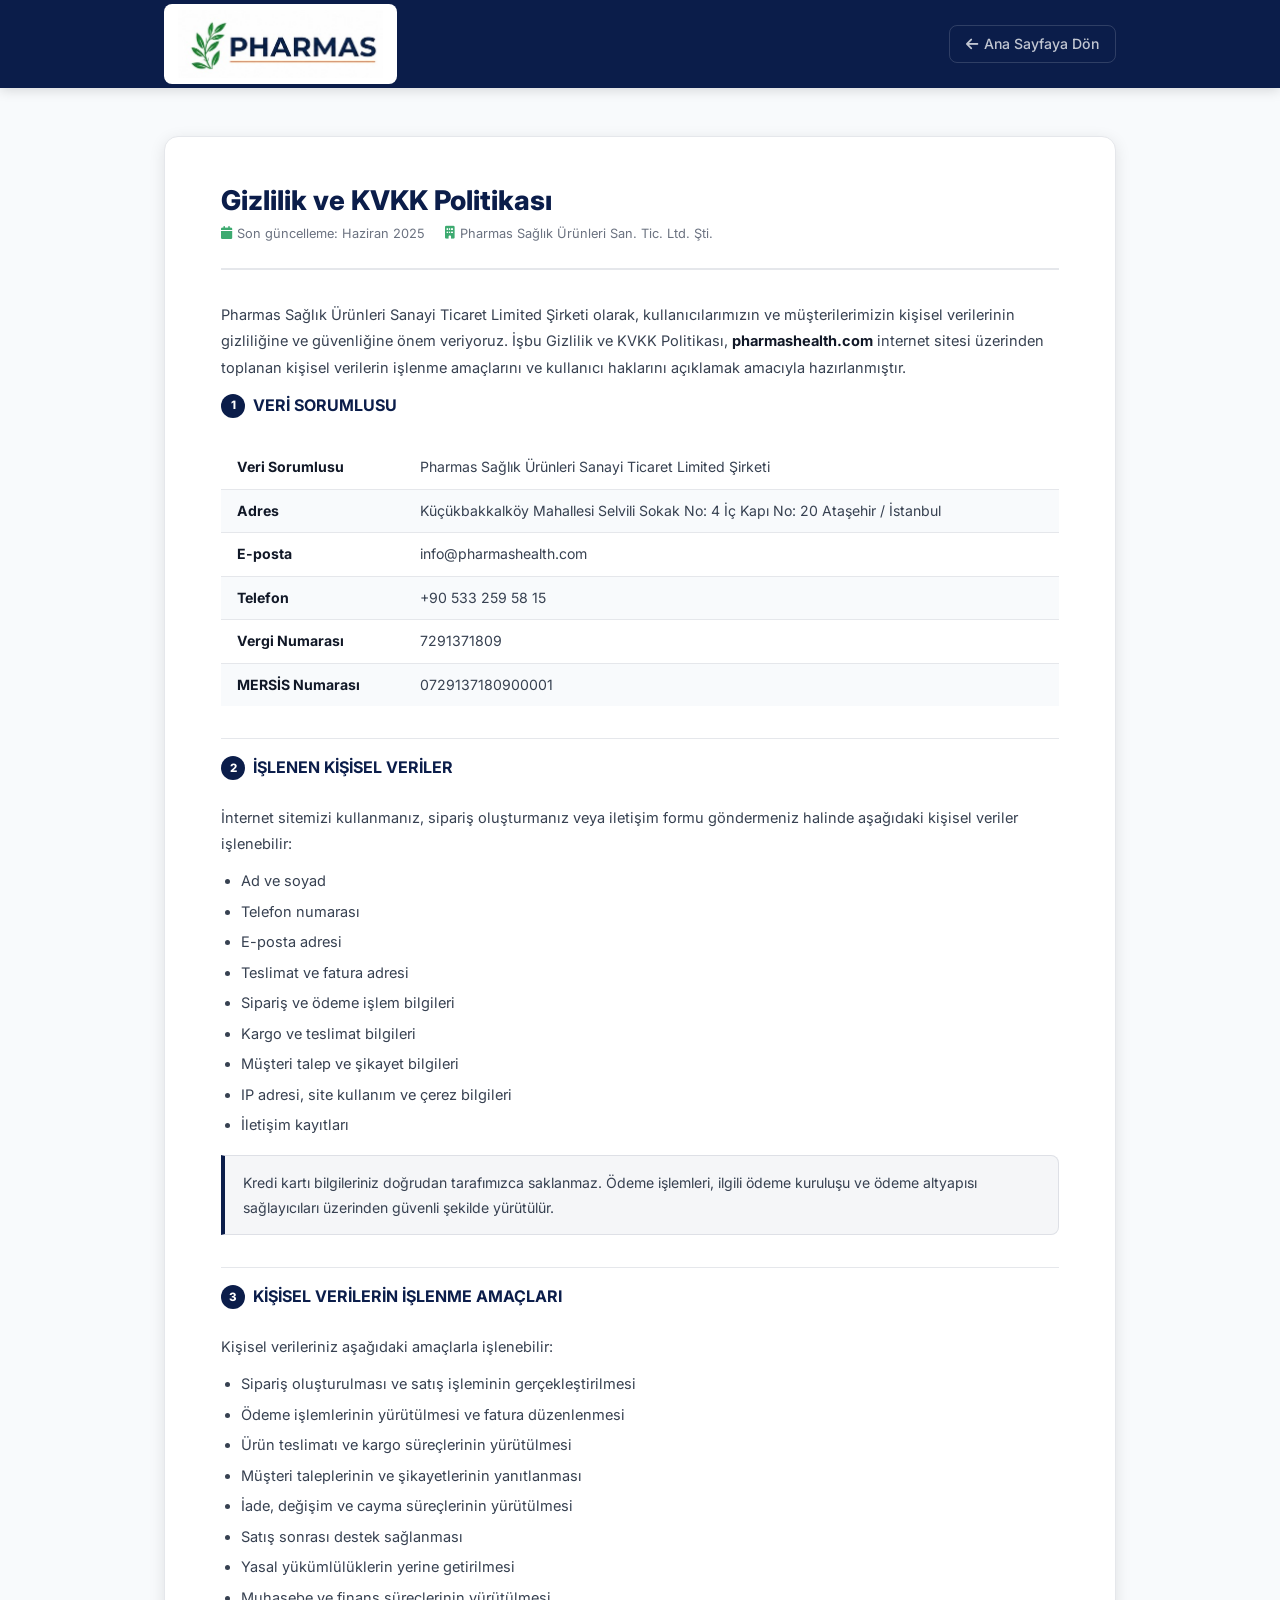
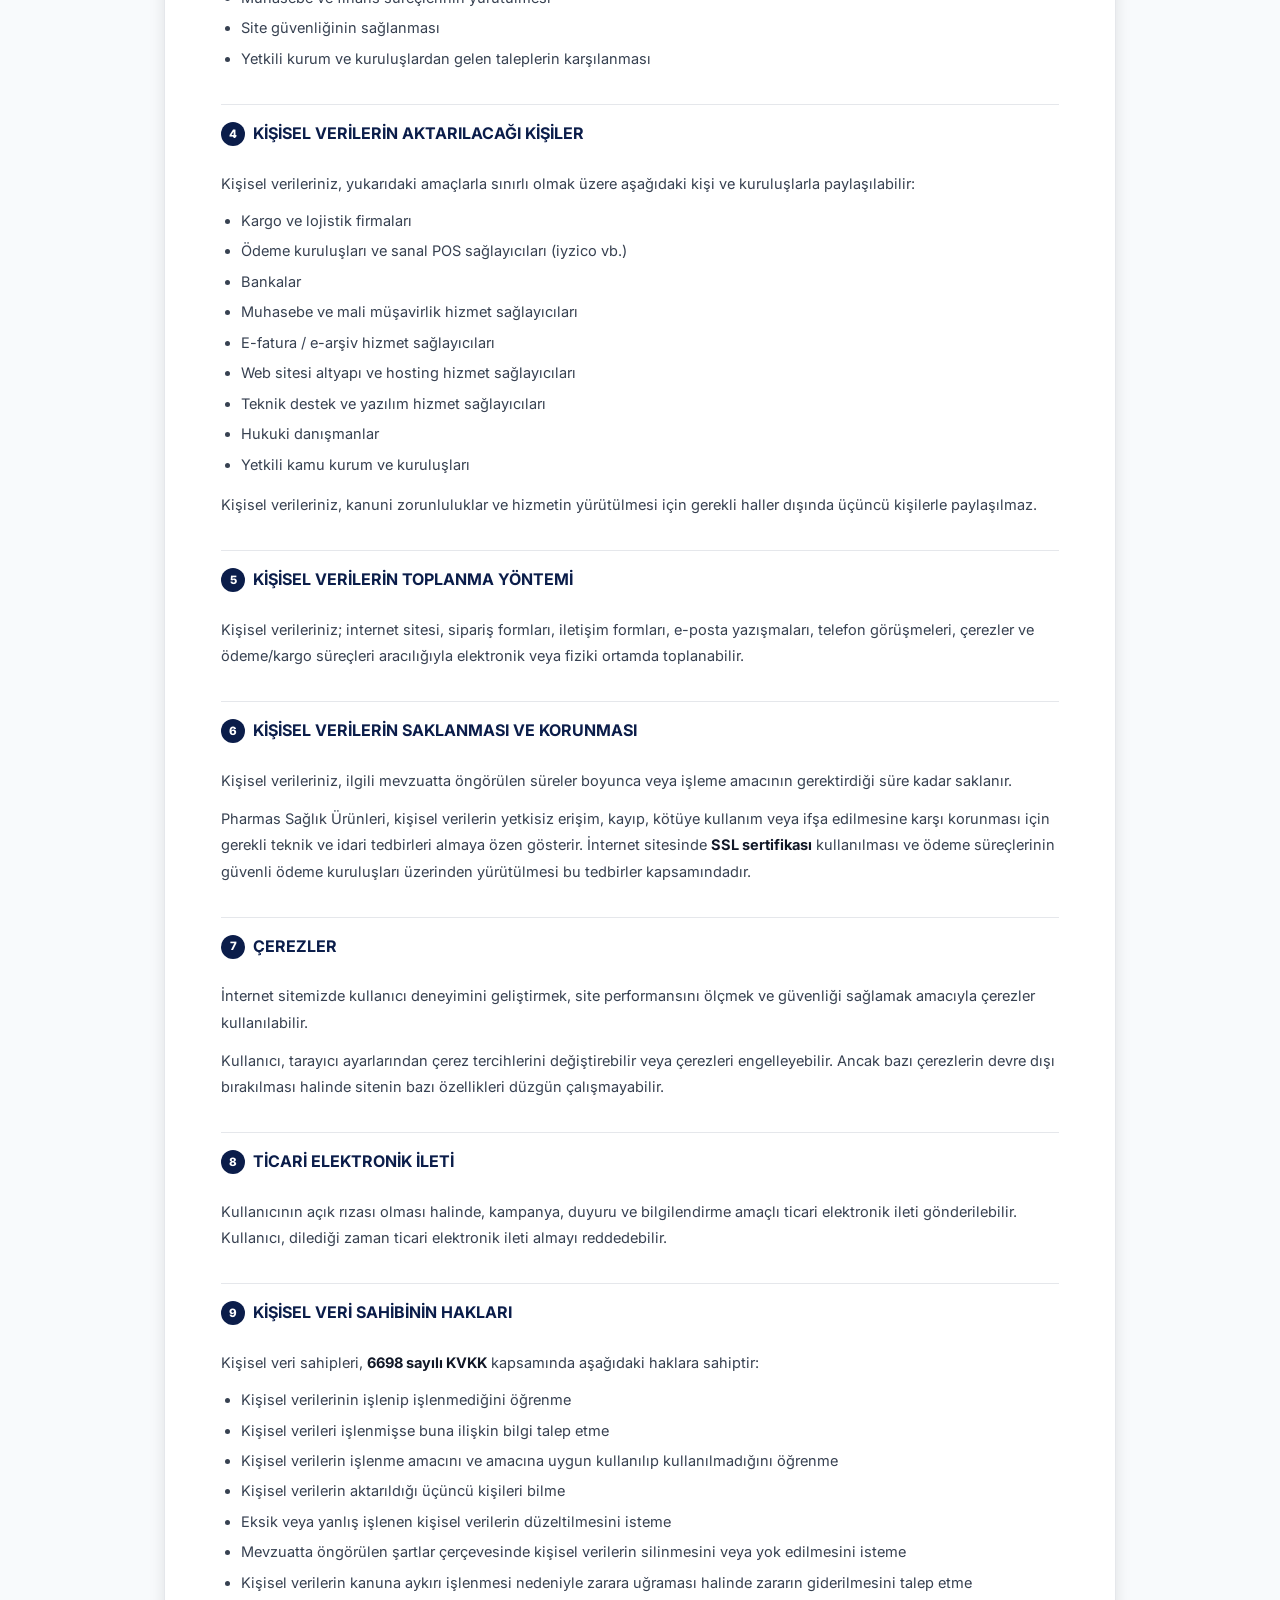
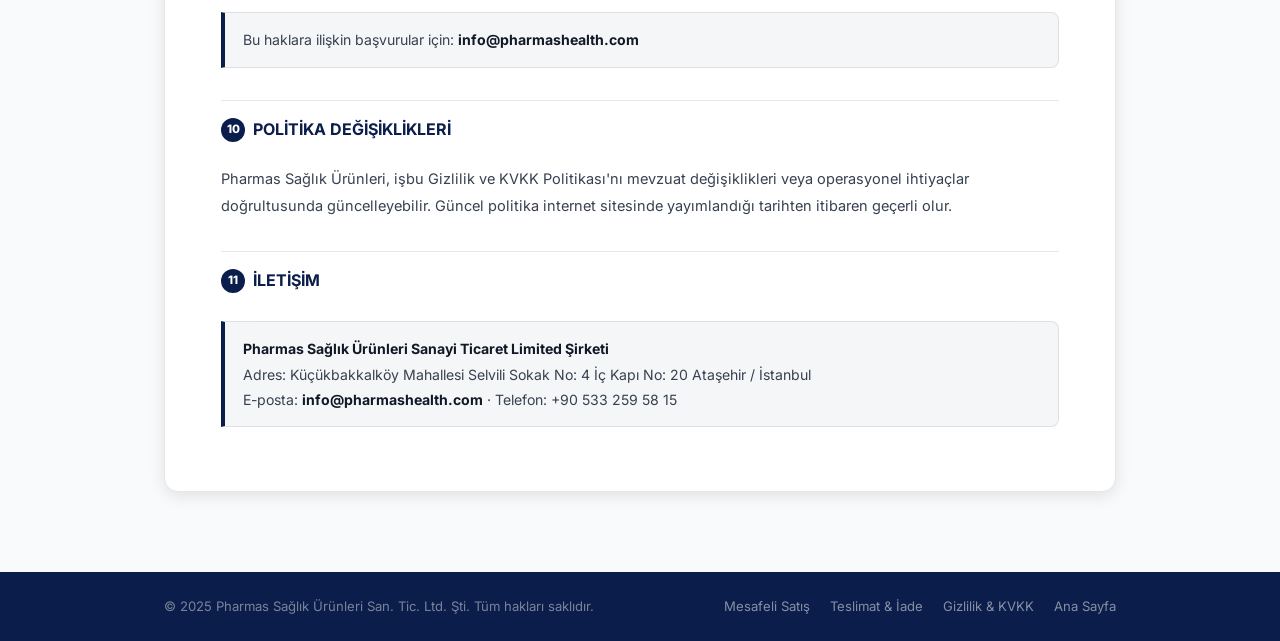
<file: gizlilik-kvkk.html>
<!DOCTYPE html>
<html lang="tr">
<head>
  <meta charset="UTF-8" />
  <meta name="viewport" content="width=device-width, initial-scale=1.0" />
  <title>Gizlilik ve KVKK Politikası | Pharmas Sağlık</title>
  <link rel="preconnect" href="https://fonts.googleapis.com" />
  <link rel="preconnect" href="https://fonts.gstatic.com" crossorigin />
  <link href="https://fonts.googleapis.com/css2?family=Inter:wght@300;400;500;600;700;800;900&display=swap" rel="stylesheet" />
  <link rel="stylesheet" href="https://cdnjs.cloudflare.com/ajax/libs/font-awesome/6.5.0/css/all.min.css" />
  <link rel="stylesheet" href="css/legal.css" />
</head>
<body>

  <header class="legal-header">
    <div class="container">
      <a href="index.html" class="legal-logo">
        <img src="images/logo.jpg" alt="Pharmas Sağlık" />
      </a>
      <a href="index.html" class="legal-back"><i class="fa-solid fa-arrow-left"></i> Ana Sayfaya Dön</a>
    </div>
  </header>

  <main class="legal-main">
    <div class="container">
      <div class="legal-card">

        <h1>Gizlilik ve KVKK Politikası</h1>
        <div class="legal-meta">
          <span><i class="fa-solid fa-calendar"></i> Son güncelleme: Haziran 2025</span>
          <span><i class="fa-solid fa-building"></i> Pharmas Sağlık Ürünleri San. Tic. Ltd. Şti.</span>
        </div>

        <p>Pharmas Sağlık Ürünleri Sanayi Ticaret Limited Şirketi olarak, kullanıcılarımızın ve müşterilerimizin kişisel verilerinin gizliliğine ve güvenliğine önem veriyoruz. İşbu Gizlilik ve KVKK Politikası, <strong>pharmashealth.com</strong> internet sitesi üzerinden toplanan kişisel verilerin işlenme amaçlarını ve kullanıcı haklarını açıklamak amacıyla hazırlanmıştır.</p>

        <h2><span class="h2-num">1</span> VERİ SORUMLUSU</h2>
        <table class="legal-table">
          <tr><td><strong>Veri Sorumlusu</strong></td><td>Pharmas Sağlık Ürünleri Sanayi Ticaret Limited Şirketi</td></tr>
          <tr><td><strong>Adres</strong></td><td>Küçükbakkalköy Mahallesi Selvili Sokak No: 4 İç Kapı No: 20 Ataşehir / İstanbul</td></tr>
          <tr><td><strong>E-posta</strong></td><td>info@pharmashealth.com</td></tr>
          <tr><td><strong>Telefon</strong></td><td>+90 533 259 58 15</td></tr>
          <tr><td><strong>Vergi Numarası</strong></td><td>7291371809</td></tr>
          <tr><td><strong>MERSİS Numarası</strong></td><td>0729137180900001</td></tr>
        </table>

        <h2><span class="h2-num">2</span> İŞLENEN KİŞİSEL VERİLER</h2>
        <p>İnternet sitemizi kullanmanız, sipariş oluşturmanız veya iletişim formu göndermeniz halinde aşağıdaki kişisel veriler işlenebilir:</p>
        <ul>
          <li>Ad ve soyad</li>
          <li>Telefon numarası</li>
          <li>E-posta adresi</li>
          <li>Teslimat ve fatura adresi</li>
          <li>Sipariş ve ödeme işlem bilgileri</li>
          <li>Kargo ve teslimat bilgileri</li>
          <li>Müşteri talep ve şikayet bilgileri</li>
          <li>IP adresi, site kullanım ve çerez bilgileri</li>
          <li>İletişim kayıtları</li>
        </ul>
        <div class="info-box">
          <p>Kredi kartı bilgileriniz doğrudan tarafımızca saklanmaz. Ödeme işlemleri, ilgili ödeme kuruluşu ve ödeme altyapısı sağlayıcıları üzerinden güvenli şekilde yürütülür.</p>
        </div>

        <h2><span class="h2-num">3</span> KİŞİSEL VERİLERİN İŞLENME AMAÇLARI</h2>
        <p>Kişisel verileriniz aşağıdaki amaçlarla işlenebilir:</p>
        <ul>
          <li>Sipariş oluşturulması ve satış işleminin gerçekleştirilmesi</li>
          <li>Ödeme işlemlerinin yürütülmesi ve fatura düzenlenmesi</li>
          <li>Ürün teslimatı ve kargo süreçlerinin yürütülmesi</li>
          <li>Müşteri taleplerinin ve şikayetlerinin yanıtlanması</li>
          <li>İade, değişim ve cayma süreçlerinin yürütülmesi</li>
          <li>Satış sonrası destek sağlanması</li>
          <li>Yasal yükümlülüklerin yerine getirilmesi</li>
          <li>Muhasebe ve finans süreçlerinin yürütülmesi</li>
          <li>Site güvenliğinin sağlanması</li>
          <li>Yetkili kurum ve kuruluşlardan gelen taleplerin karşılanması</li>
        </ul>

        <h2><span class="h2-num">4</span> KİŞİSEL VERİLERİN AKTARILACAĞI KİŞİLER</h2>
        <p>Kişisel verileriniz, yukarıdaki amaçlarla sınırlı olmak üzere aşağıdaki kişi ve kuruluşlarla paylaşılabilir:</p>
        <ul>
          <li>Kargo ve lojistik firmaları</li>
          <li>Ödeme kuruluşları ve sanal POS sağlayıcıları (iyzico vb.)</li>
          <li>Bankalar</li>
          <li>Muhasebe ve mali müşavirlik hizmet sağlayıcıları</li>
          <li>E-fatura / e-arşiv hizmet sağlayıcıları</li>
          <li>Web sitesi altyapı ve hosting hizmet sağlayıcıları</li>
          <li>Teknik destek ve yazılım hizmet sağlayıcıları</li>
          <li>Hukuki danışmanlar</li>
          <li>Yetkili kamu kurum ve kuruluşları</li>
        </ul>
        <p>Kişisel verileriniz, kanuni zorunluluklar ve hizmetin yürütülmesi için gerekli haller dışında üçüncü kişilerle paylaşılmaz.</p>

        <h2><span class="h2-num">5</span> KİŞİSEL VERİLERİN TOPLANMA YÖNTEMİ</h2>
        <p>Kişisel verileriniz; internet sitesi, sipariş formları, iletişim formları, e-posta yazışmaları, telefon görüşmeleri, çerezler ve ödeme/kargo süreçleri aracılığıyla elektronik veya fiziki ortamda toplanabilir.</p>

        <h2><span class="h2-num">6</span> KİŞİSEL VERİLERİN SAKLANMASI VE KORUNMASI</h2>
        <p>Kişisel verileriniz, ilgili mevzuatta öngörülen süreler boyunca veya işleme amacının gerektirdiği süre kadar saklanır.</p>
        <p>Pharmas Sağlık Ürünleri, kişisel verilerin yetkisiz erişim, kayıp, kötüye kullanım veya ifşa edilmesine karşı korunması için gerekli teknik ve idari tedbirleri almaya özen gösterir. İnternet sitesinde <strong>SSL sertifikası</strong> kullanılması ve ödeme süreçlerinin güvenli ödeme kuruluşları üzerinden yürütülmesi bu tedbirler kapsamındadır.</p>

        <h2><span class="h2-num">7</span> ÇEREZLER</h2>
        <p>İnternet sitemizde kullanıcı deneyimini geliştirmek, site performansını ölçmek ve güvenliği sağlamak amacıyla çerezler kullanılabilir.</p>
        <p>Kullanıcı, tarayıcı ayarlarından çerez tercihlerini değiştirebilir veya çerezleri engelleyebilir. Ancak bazı çerezlerin devre dışı bırakılması halinde sitenin bazı özellikleri düzgün çalışmayabilir.</p>

        <h2><span class="h2-num">8</span> TİCARİ ELEKTRONİK İLETİ</h2>
        <p>Kullanıcının açık rızası olması halinde, kampanya, duyuru ve bilgilendirme amaçlı ticari elektronik ileti gönderilebilir. Kullanıcı, dilediği zaman ticari elektronik ileti almayı reddedebilir.</p>

        <h2><span class="h2-num">9</span> KİŞİSEL VERİ SAHİBİNİN HAKLARI</h2>
        <p>Kişisel veri sahipleri, <strong>6698 sayılı KVKK</strong> kapsamında aşağıdaki haklara sahiptir:</p>
        <ul>
          <li>Kişisel verilerinin işlenip işlenmediğini öğrenme</li>
          <li>Kişisel verileri işlenmişse buna ilişkin bilgi talep etme</li>
          <li>Kişisel verilerin işlenme amacını ve amacına uygun kullanılıp kullanılmadığını öğrenme</li>
          <li>Kişisel verilerin aktarıldığı üçüncü kişileri bilme</li>
          <li>Eksik veya yanlış işlenen kişisel verilerin düzeltilmesini isteme</li>
          <li>Mevzuatta öngörülen şartlar çerçevesinde kişisel verilerin silinmesini veya yok edilmesini isteme</li>
          <li>Kişisel verilerin kanuna aykırı işlenmesi nedeniyle zarara uğraması halinde zararın giderilmesini talep etme</li>
        </ul>
        <div class="info-box">
          <p>Bu haklara ilişkin başvurular için: <strong>info@pharmashealth.com</strong></p>
        </div>

        <h2><span class="h2-num">10</span> POLİTİKA DEĞİŞİKLİKLERİ</h2>
        <p>Pharmas Sağlık Ürünleri, işbu Gizlilik ve KVKK Politikası'nı mevzuat değişiklikleri veya operasyonel ihtiyaçlar doğrultusunda güncelleyebilir. Güncel politika internet sitesinde yayımlandığı tarihten itibaren geçerli olur.</p>

        <h2><span class="h2-num">11</span> İLETİŞİM</h2>
        <div class="info-box">
          <p><strong>Pharmas Sağlık Ürünleri Sanayi Ticaret Limited Şirketi</strong><br />
          Adres: Küçükbakkalköy Mahallesi Selvili Sokak No: 4 İç Kapı No: 20 Ataşehir / İstanbul<br />
          E-posta: <strong>info@pharmashealth.com</strong> · Telefon: +90 533 259 58 15</p>
        </div>

      </div>
    </div>
  </main>

  <footer class="legal-footer">
    <div class="container">
      <p>&copy; 2025 Pharmas Sağlık Ürünleri San. Tic. Ltd. Şti. Tüm hakları saklıdır.</p>
      <div class="legal-footer-links">
        <a href="mesafeli-satis-sozlesmesi.html">Mesafeli Satış</a>
        <a href="teslimat-iade.html">Teslimat &amp; İade</a>
        <a href="gizlilik-kvkk.html">Gizlilik &amp; KVKK</a>
        <a href="index.html">Ana Sayfa</a>
      </div>
    </div>
  </footer>

</body>
</html>
</file>
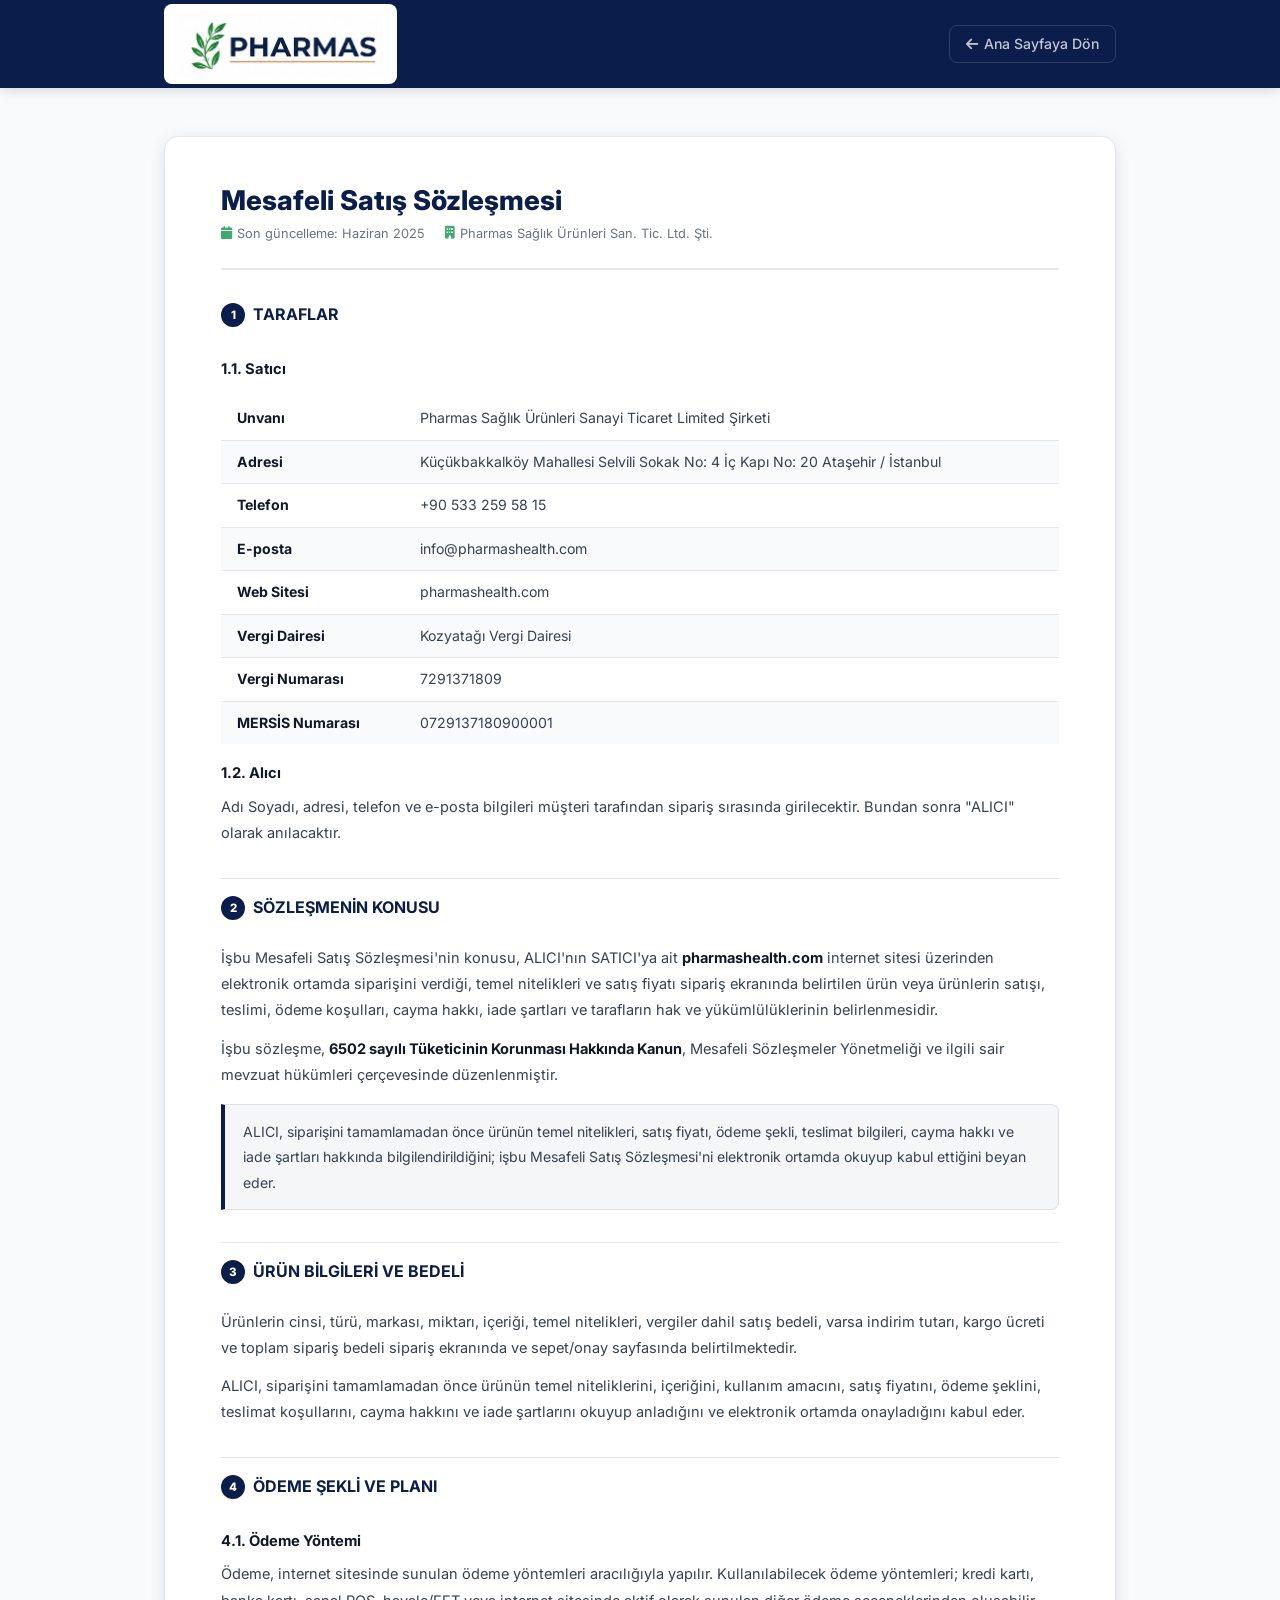
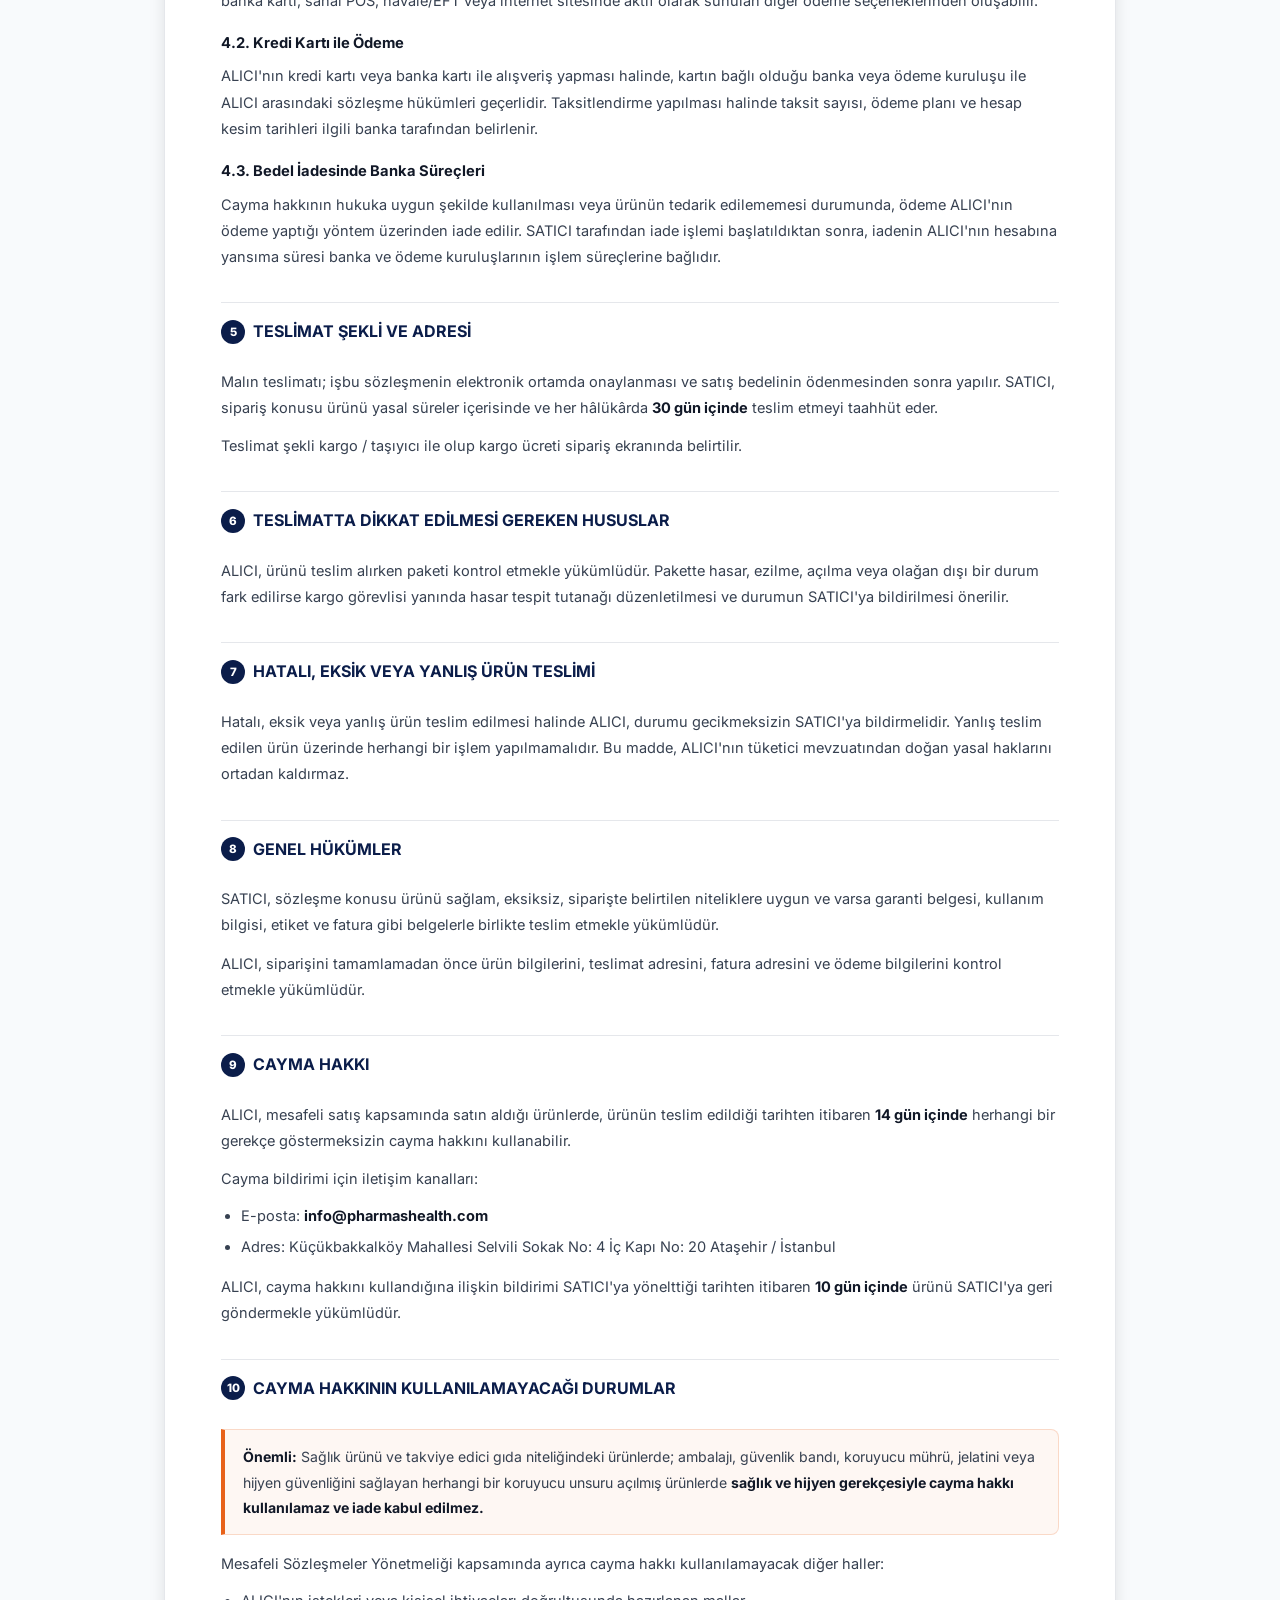
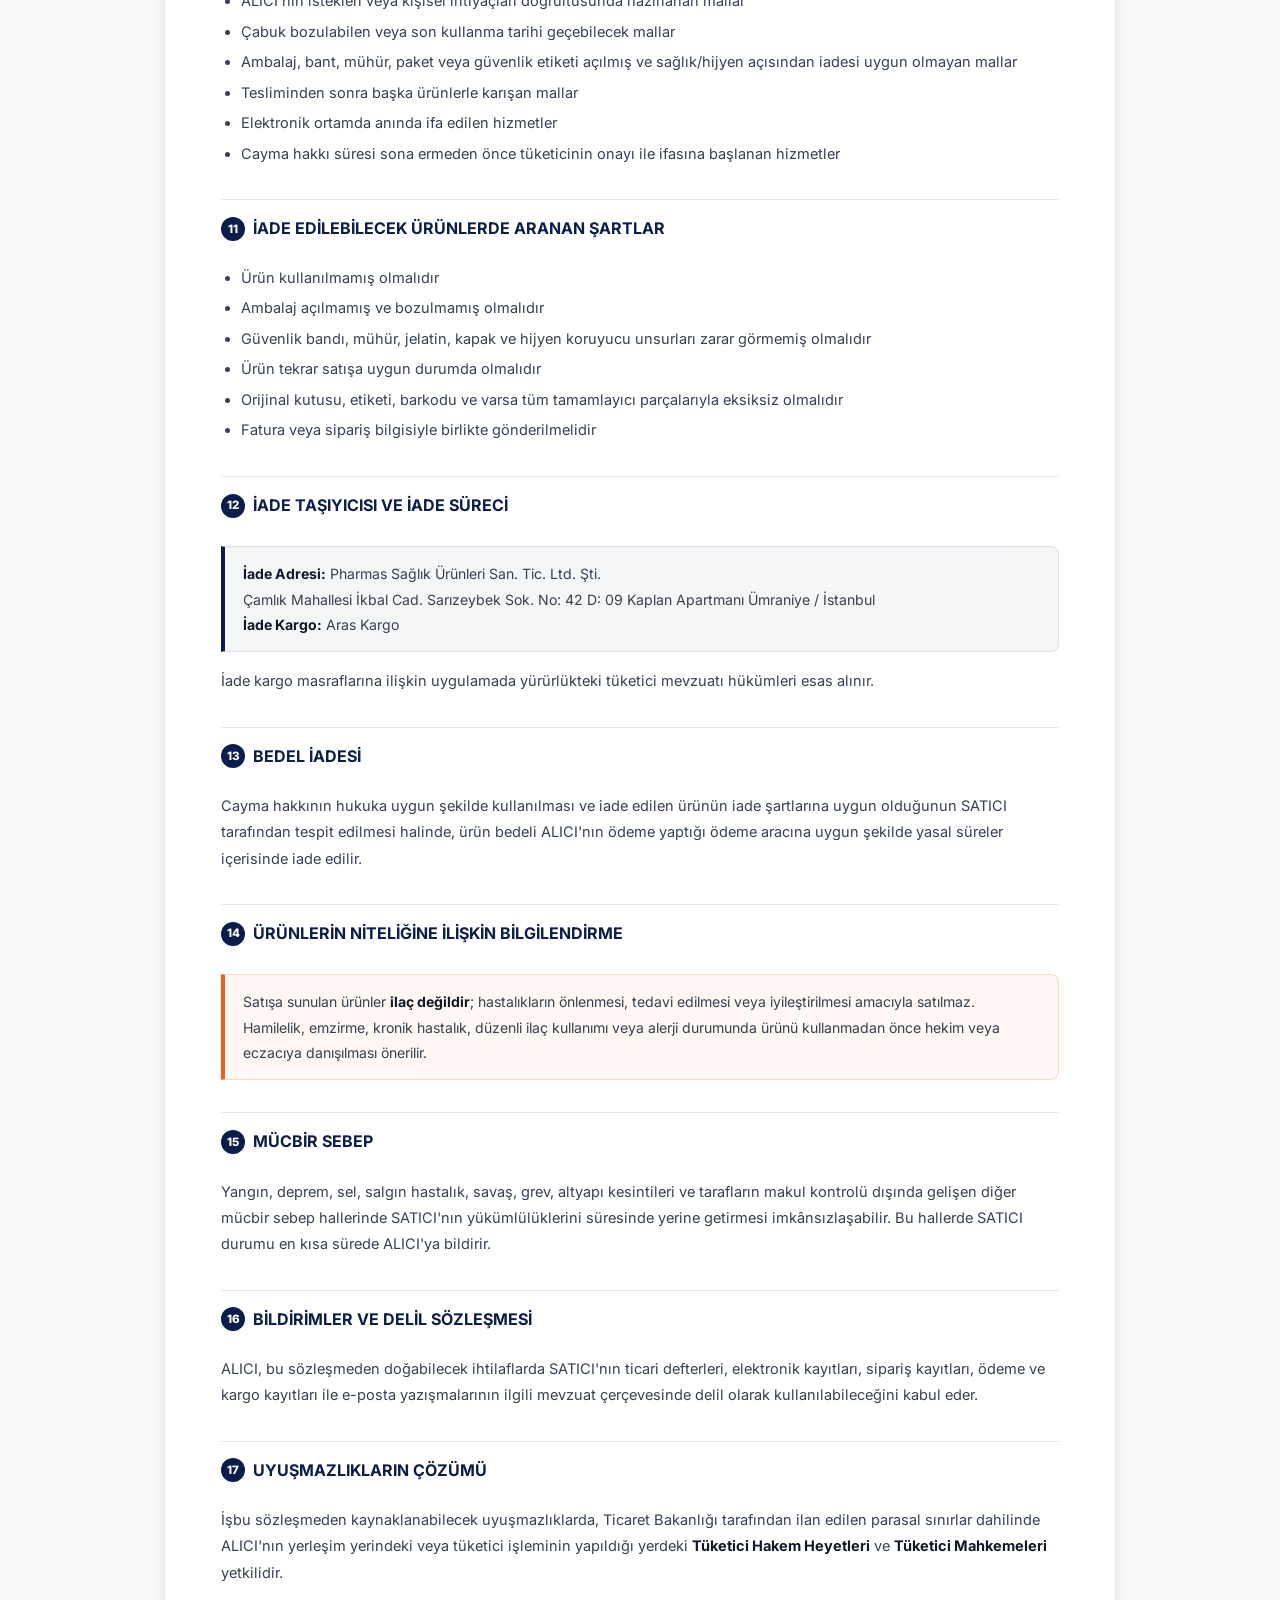
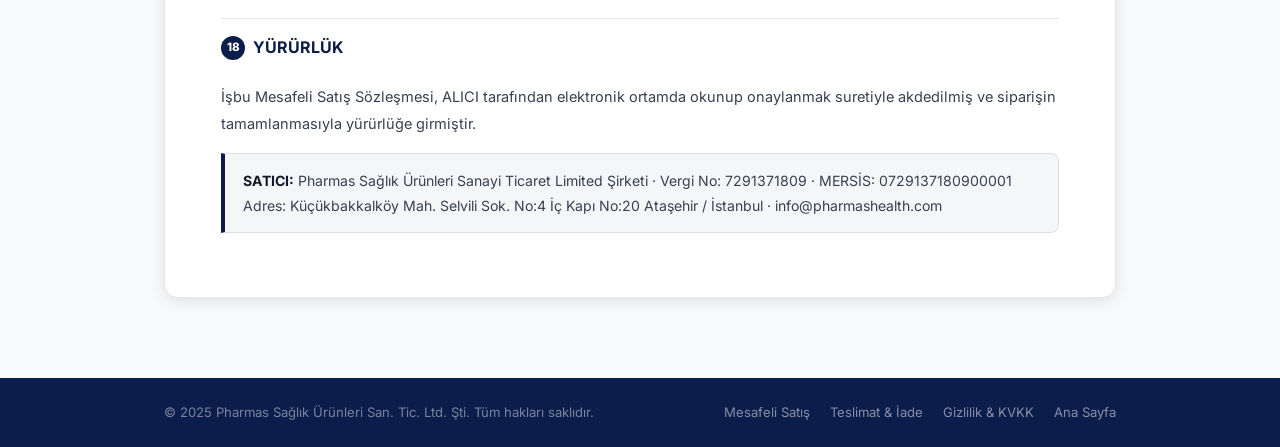
<file: mesafeli-satis-sozlesmesi.html>
<!DOCTYPE html>
<html lang="tr">
<head>
  <meta charset="UTF-8" />
  <meta name="viewport" content="width=device-width, initial-scale=1.0" />
  <title>Mesafeli Satış Sözleşmesi | Pharmas Sağlık</title>
  <link rel="preconnect" href="https://fonts.googleapis.com" />
  <link rel="preconnect" href="https://fonts.gstatic.com" crossorigin />
  <link href="https://fonts.googleapis.com/css2?family=Inter:wght@300;400;500;600;700;800;900&display=swap" rel="stylesheet" />
  <link rel="stylesheet" href="https://cdnjs.cloudflare.com/ajax/libs/font-awesome/6.5.0/css/all.min.css" />
  <link rel="stylesheet" href="css/legal.css" />
</head>
<body>

  <header class="legal-header">
    <div class="container">
      <a href="index.html" class="legal-logo">
        <img src="images/logo.jpg" alt="Pharmas Sağlık" />
      </a>
      <a href="index.html" class="legal-back"><i class="fa-solid fa-arrow-left"></i> Ana Sayfaya Dön</a>
    </div>
  </header>

  <main class="legal-main">
    <div class="container">
      <div class="legal-card">

        <h1>Mesafeli Satış Sözleşmesi</h1>
        <div class="legal-meta">
          <span><i class="fa-solid fa-calendar"></i> Son güncelleme: Haziran 2025</span>
          <span><i class="fa-solid fa-building"></i> Pharmas Sağlık Ürünleri San. Tic. Ltd. Şti.</span>
        </div>

        <h2><span class="h2-num">1</span> TARAFLAR</h2>
        <h3>1.1. Satıcı</h3>
        <table class="legal-table">
          <tr><td><strong>Unvanı</strong></td><td>Pharmas Sağlık Ürünleri Sanayi Ticaret Limited Şirketi</td></tr>
          <tr><td><strong>Adresi</strong></td><td>Küçükbakkalköy Mahallesi Selvili Sokak No: 4 İç Kapı No: 20 Ataşehir / İstanbul</td></tr>
          <tr><td><strong>Telefon</strong></td><td>+90 533 259 58 15</td></tr>
          <tr><td><strong>E-posta</strong></td><td>info@pharmashealth.com</td></tr>
          <tr><td><strong>Web Sitesi</strong></td><td>pharmashealth.com</td></tr>
          <tr><td><strong>Vergi Dairesi</strong></td><td>Kozyatağı Vergi Dairesi</td></tr>
          <tr><td><strong>Vergi Numarası</strong></td><td>7291371809</td></tr>
          <tr><td><strong>MERSİS Numarası</strong></td><td>0729137180900001</td></tr>
        </table>
        <h3>1.2. Alıcı</h3>
        <p>Adı Soyadı, adresi, telefon ve e-posta bilgileri müşteri tarafından sipariş sırasında girilecektir. Bundan sonra "ALICI" olarak anılacaktır.</p>

        <h2><span class="h2-num">2</span> SÖZLEŞMENİN KONUSU</h2>
        <p>İşbu Mesafeli Satış Sözleşmesi'nin konusu, ALICI'nın SATICI'ya ait <strong>pharmashealth.com</strong> internet sitesi üzerinden elektronik ortamda siparişini verdiği, temel nitelikleri ve satış fiyatı sipariş ekranında belirtilen ürün veya ürünlerin satışı, teslimi, ödeme koşulları, cayma hakkı, iade şartları ve tarafların hak ve yükümlülüklerinin belirlenmesidir.</p>
        <p>İşbu sözleşme, <strong>6502 sayılı Tüketicinin Korunması Hakkında Kanun</strong>, Mesafeli Sözleşmeler Yönetmeliği ve ilgili sair mevzuat hükümleri çerçevesinde düzenlenmiştir.</p>
        <div class="info-box">
          <p>ALICI, siparişini tamamlamadan önce ürünün temel nitelikleri, satış fiyatı, ödeme şekli, teslimat bilgileri, cayma hakkı ve iade şartları hakkında bilgilendirildiğini; işbu Mesafeli Satış Sözleşmesi'ni elektronik ortamda okuyup kabul ettiğini beyan eder.</p>
        </div>

        <h2><span class="h2-num">3</span> ÜRÜN BİLGİLERİ VE BEDELİ</h2>
        <p>Ürünlerin cinsi, türü, markası, miktarı, içeriği, temel nitelikleri, vergiler dahil satış bedeli, varsa indirim tutarı, kargo ücreti ve toplam sipariş bedeli sipariş ekranında ve sepet/onay sayfasında belirtilmektedir.</p>
        <p>ALICI, siparişini tamamlamadan önce ürünün temel niteliklerini, içeriğini, kullanım amacını, satış fiyatını, ödeme şeklini, teslimat koşullarını, cayma hakkını ve iade şartlarını okuyup anladığını ve elektronik ortamda onayladığını kabul eder.</p>

        <h2><span class="h2-num">4</span> ÖDEME ŞEKLİ VE PLANI</h2>
        <h3>4.1. Ödeme Yöntemi</h3>
        <p>Ödeme, internet sitesinde sunulan ödeme yöntemleri aracılığıyla yapılır. Kullanılabilecek ödeme yöntemleri; kredi kartı, banka kartı, sanal POS, havale/EFT veya internet sitesinde aktif olarak sunulan diğer ödeme seçeneklerinden oluşabilir.</p>
        <h3>4.2. Kredi Kartı ile Ödeme</h3>
        <p>ALICI'nın kredi kartı veya banka kartı ile alışveriş yapması halinde, kartın bağlı olduğu banka veya ödeme kuruluşu ile ALICI arasındaki sözleşme hükümleri geçerlidir. Taksitlendirme yapılması halinde taksit sayısı, ödeme planı ve hesap kesim tarihleri ilgili banka tarafından belirlenir.</p>
        <h3>4.3. Bedel İadesinde Banka Süreçleri</h3>
        <p>Cayma hakkının hukuka uygun şekilde kullanılması veya ürünün tedarik edilememesi durumunda, ödeme ALICI'nın ödeme yaptığı yöntem üzerinden iade edilir. SATICI tarafından iade işlemi başlatıldıktan sonra, iadenin ALICI'nın hesabına yansıma süresi banka ve ödeme kuruluşlarının işlem süreçlerine bağlıdır.</p>

        <h2><span class="h2-num">5</span> TESLİMAT ŞEKLİ VE ADRESİ</h2>
        <p>Malın teslimatı; işbu sözleşmenin elektronik ortamda onaylanması ve satış bedelinin ödenmesinden sonra yapılır. SATICI, sipariş konusu ürünü yasal süreler içerisinde ve her hâlükârda <strong>30 gün içinde</strong> teslim etmeyi taahhüt eder.</p>
        <p>Teslimat şekli kargo / taşıyıcı ile olup kargo ücreti sipariş ekranında belirtilir.</p>

        <h2><span class="h2-num">6</span> TESLİMATTA DİKKAT EDİLMESİ GEREKEN HUSUSLAR</h2>
        <p>ALICI, ürünü teslim alırken paketi kontrol etmekle yükümlüdür. Pakette hasar, ezilme, açılma veya olağan dışı bir durum fark edilirse kargo görevlisi yanında hasar tespit tutanağı düzenletilmesi ve durumun SATICI'ya bildirilmesi önerilir.</p>

        <h2><span class="h2-num">7</span> HATALI, EKSİK VEYA YANLIŞ ÜRÜN TESLİMİ</h2>
        <p>Hatalı, eksik veya yanlış ürün teslim edilmesi halinde ALICI, durumu gecikmeksizin SATICI'ya bildirmelidir. Yanlış teslim edilen ürün üzerinde herhangi bir işlem yapılmamalıdır. Bu madde, ALICI'nın tüketici mevzuatından doğan yasal haklarını ortadan kaldırmaz.</p>

        <h2><span class="h2-num">8</span> GENEL HÜKÜMLER</h2>
        <p>SATICI, sözleşme konusu ürünü sağlam, eksiksiz, siparişte belirtilen niteliklere uygun ve varsa garanti belgesi, kullanım bilgisi, etiket ve fatura gibi belgelerle birlikte teslim etmekle yükümlüdür.</p>
        <p>ALICI, siparişini tamamlamadan önce ürün bilgilerini, teslimat adresini, fatura adresini ve ödeme bilgilerini kontrol etmekle yükümlüdür.</p>

        <h2><span class="h2-num">9</span> CAYMA HAKKI</h2>
        <p>ALICI, mesafeli satış kapsamında satın aldığı ürünlerde, ürünün teslim edildiği tarihten itibaren <strong>14 gün içinde</strong> herhangi bir gerekçe göstermeksizin cayma hakkını kullanabilir.</p>
        <p>Cayma bildirimi için iletişim kanalları:</p>
        <ul>
          <li>E-posta: <strong>info@pharmashealth.com</strong></li>
          <li>Adres: Küçükbakkalköy Mahallesi Selvili Sokak No: 4 İç Kapı No: 20 Ataşehir / İstanbul</li>
        </ul>
        <p>ALICI, cayma hakkını kullandığına ilişkin bildirimi SATICI'ya yönelttiği tarihten itibaren <strong>10 gün içinde</strong> ürünü SATICI'ya geri göndermekle yükümlüdür.</p>

        <h2><span class="h2-num">10</span> CAYMA HAKKININ KULLANILAMAYACAĞI DURUMLAR</h2>
        <div class="warn-box">
          <p><strong>Önemli:</strong> Sağlık ürünü ve takviye edici gıda niteliğindeki ürünlerde; ambalajı, güvenlik bandı, koruyucu mührü, jelatini veya hijyen güvenliğini sağlayan herhangi bir koruyucu unsuru açılmış ürünlerde <strong>sağlık ve hijyen gerekçesiyle cayma hakkı kullanılamaz ve iade kabul edilmez.</strong></p>
        </div>
        <p>Mesafeli Sözleşmeler Yönetmeliği kapsamında ayrıca cayma hakkı kullanılamayacak diğer haller:</p>
        <ul>
          <li>ALICI'nın istekleri veya kişisel ihtiyaçları doğrultusunda hazırlanan mallar</li>
          <li>Çabuk bozulabilen veya son kullanma tarihi geçebilecek mallar</li>
          <li>Ambalaj, bant, mühür, paket veya güvenlik etiketi açılmış ve sağlık/hijyen açısından iadesi uygun olmayan mallar</li>
          <li>Tesliminden sonra başka ürünlerle karışan mallar</li>
          <li>Elektronik ortamda anında ifa edilen hizmetler</li>
          <li>Cayma hakkı süresi sona ermeden önce tüketicinin onayı ile ifasına başlanan hizmetler</li>
        </ul>

        <h2><span class="h2-num">11</span> İADE EDİLEBİLECEK ÜRÜNLERDE ARANAN ŞARTLAR</h2>
        <ul>
          <li>Ürün kullanılmamış olmalıdır</li>
          <li>Ambalaj açılmamış ve bozulmamış olmalıdır</li>
          <li>Güvenlik bandı, mühür, jelatin, kapak ve hijyen koruyucu unsurları zarar görmemiş olmalıdır</li>
          <li>Ürün tekrar satışa uygun durumda olmalıdır</li>
          <li>Orijinal kutusu, etiketi, barkodu ve varsa tüm tamamlayıcı parçalarıyla eksiksiz olmalıdır</li>
          <li>Fatura veya sipariş bilgisiyle birlikte gönderilmelidir</li>
        </ul>

        <h2><span class="h2-num">12</span> İADE TAŞIYICISI VE İADE SÜRECİ</h2>
        <div class="info-box">
          <p><strong>İade Adresi:</strong> Pharmas Sağlık Ürünleri San. Tic. Ltd. Şti.<br />
          Çamlık Mahallesi İkbal Cad. Sarızeybek Sok. No: 42 D: 09 Kaplan Apartmanı Ümraniye / İstanbul<br />
          <strong>İade Kargo:</strong> Aras Kargo</p>
        </div>
        <p>İade kargo masraflarına ilişkin uygulamada yürürlükteki tüketici mevzuatı hükümleri esas alınır.</p>

        <h2><span class="h2-num">13</span> BEDEL İADESİ</h2>
        <p>Cayma hakkının hukuka uygun şekilde kullanılması ve iade edilen ürünün iade şartlarına uygun olduğunun SATICI tarafından tespit edilmesi halinde, ürün bedeli ALICI'nın ödeme yaptığı ödeme aracına uygun şekilde yasal süreler içerisinde iade edilir.</p>

        <h2><span class="h2-num">14</span> ÜRÜNLERİN NİTELİĞİNE İLİŞKİN BİLGİLENDİRME</h2>
        <div class="warn-box">
          <p>Satışa sunulan ürünler <strong>ilaç değildir</strong>; hastalıkların önlenmesi, tedavi edilmesi veya iyileştirilmesi amacıyla satılmaz. Hamilelik, emzirme, kronik hastalık, düzenli ilaç kullanımı veya alerji durumunda ürünü kullanmadan önce hekim veya eczacıya danışılması önerilir.</p>
        </div>

        <h2><span class="h2-num">15</span> MÜCBİR SEBEP</h2>
        <p>Yangın, deprem, sel, salgın hastalık, savaş, grev, altyapı kesintileri ve tarafların makul kontrolü dışında gelişen diğer mücbir sebep hallerinde SATICI'nın yükümlülüklerini süresinde yerine getirmesi imkânsızlaşabilir. Bu hallerde SATICI durumu en kısa sürede ALICI'ya bildirir.</p>

        <h2><span class="h2-num">16</span> BİLDİRİMLER VE DELİL SÖZLEŞMESİ</h2>
        <p>ALICI, bu sözleşmeden doğabilecek ihtilaflarda SATICI'nın ticari defterleri, elektronik kayıtları, sipariş kayıtları, ödeme ve kargo kayıtları ile e-posta yazışmalarının ilgili mevzuat çerçevesinde delil olarak kullanılabileceğini kabul eder.</p>

        <h2><span class="h2-num">17</span> UYUŞMAZLIKLARIN ÇÖZÜMÜ</h2>
        <p>İşbu sözleşmeden kaynaklanabilecek uyuşmazlıklarda, Ticaret Bakanlığı tarafından ilan edilen parasal sınırlar dahilinde ALICI'nın yerleşim yerindeki veya tüketici işleminin yapıldığı yerdeki <strong>Tüketici Hakem Heyetleri</strong> ve <strong>Tüketici Mahkemeleri</strong> yetkilidir.</p>

        <h2><span class="h2-num">18</span> YÜRÜRLÜK</h2>
        <p>İşbu Mesafeli Satış Sözleşmesi, ALICI tarafından elektronik ortamda okunup onaylanmak suretiyle akdedilmiş ve siparişin tamamlanmasıyla yürürlüğe girmiştir.</p>
        <div class="info-box">
          <p><strong>SATICI:</strong> Pharmas Sağlık Ürünleri Sanayi Ticaret Limited Şirketi · Vergi No: 7291371809 · MERSİS: 0729137180900001<br />
          Adres: Küçükbakkalköy Mah. Selvili Sok. No:4 İç Kapı No:20 Ataşehir / İstanbul · info@pharmashealth.com</p>
        </div>

      </div>
    </div>
  </main>

  <footer class="legal-footer">
    <div class="container">
      <p>&copy; 2025 Pharmas Sağlık Ürünleri San. Tic. Ltd. Şti. Tüm hakları saklıdır.</p>
      <div class="legal-footer-links">
        <a href="mesafeli-satis-sozlesmesi.html">Mesafeli Satış</a>
        <a href="teslimat-iade.html">Teslimat &amp; İade</a>
        <a href="gizlilik-kvkk.html">Gizlilik &amp; KVKK</a>
        <a href="index.html">Ana Sayfa</a>
      </div>
    </div>
  </footer>

</body>
</html>
</file>
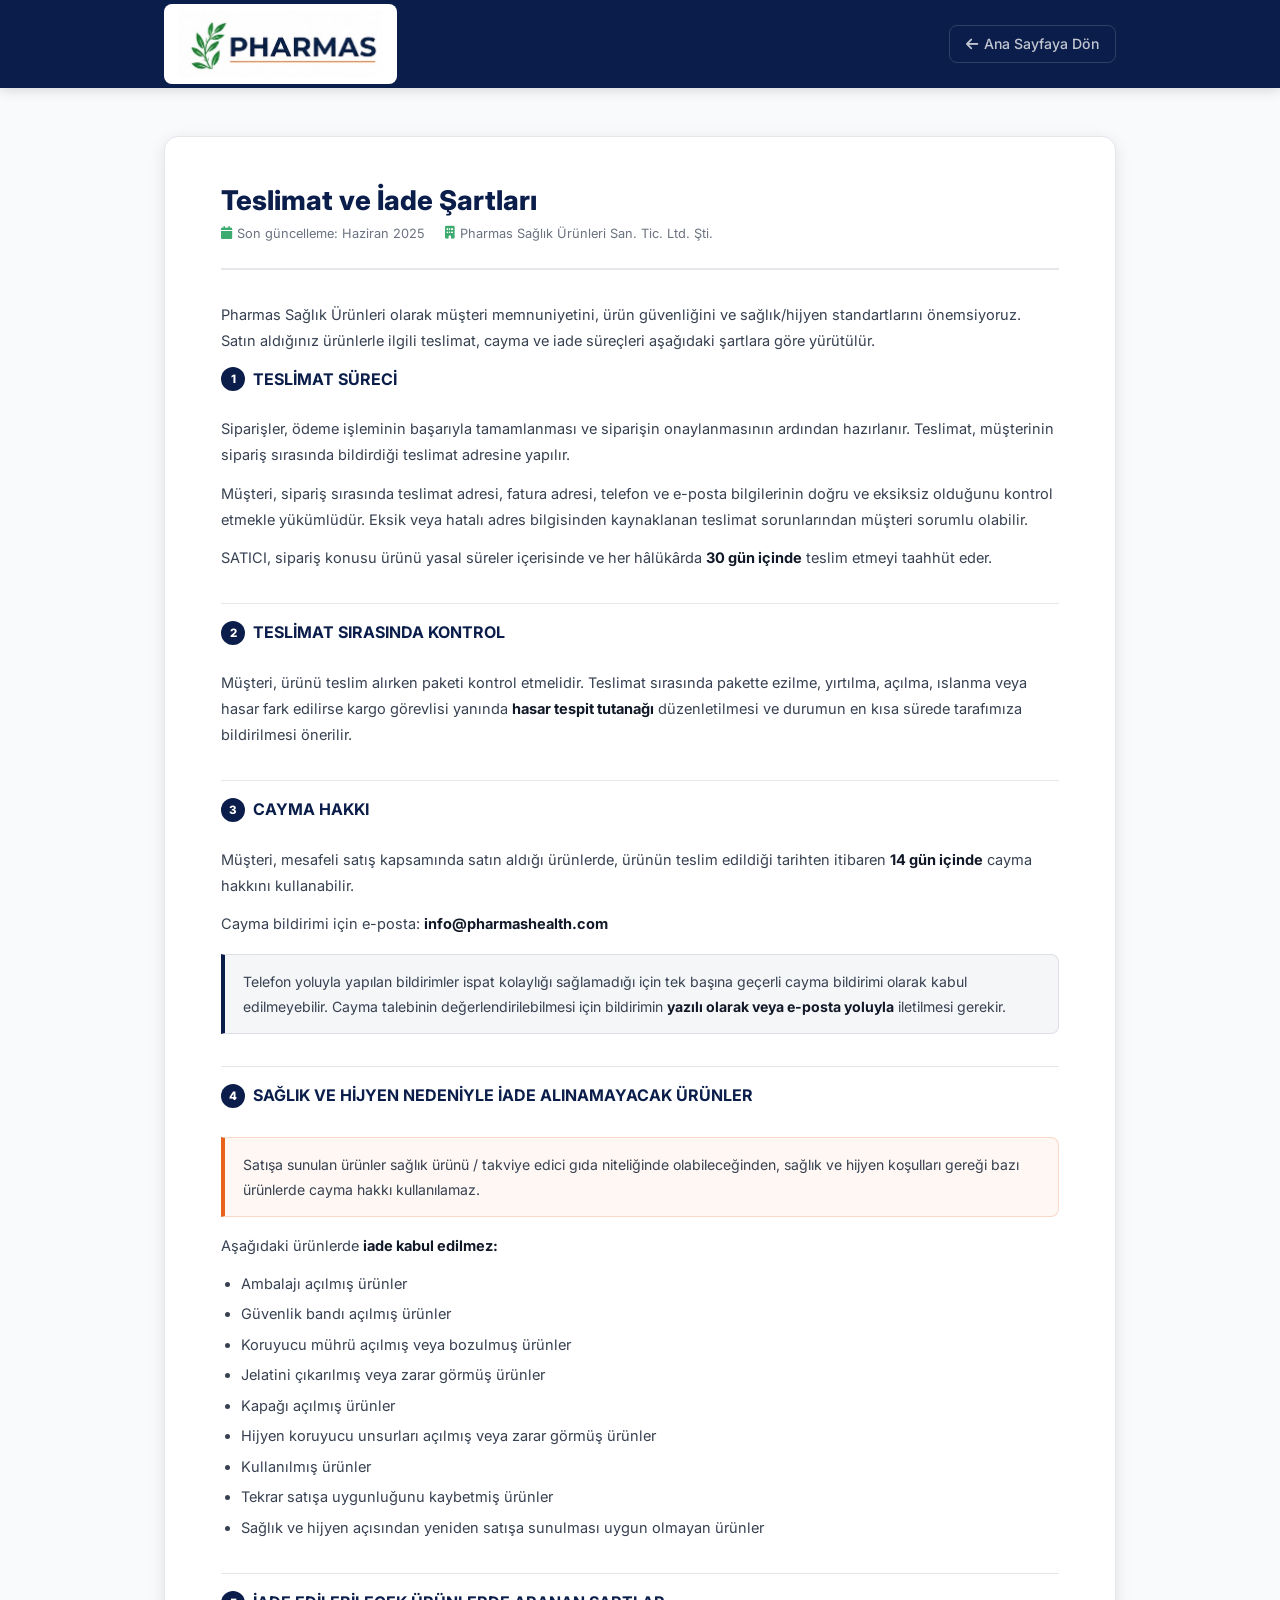
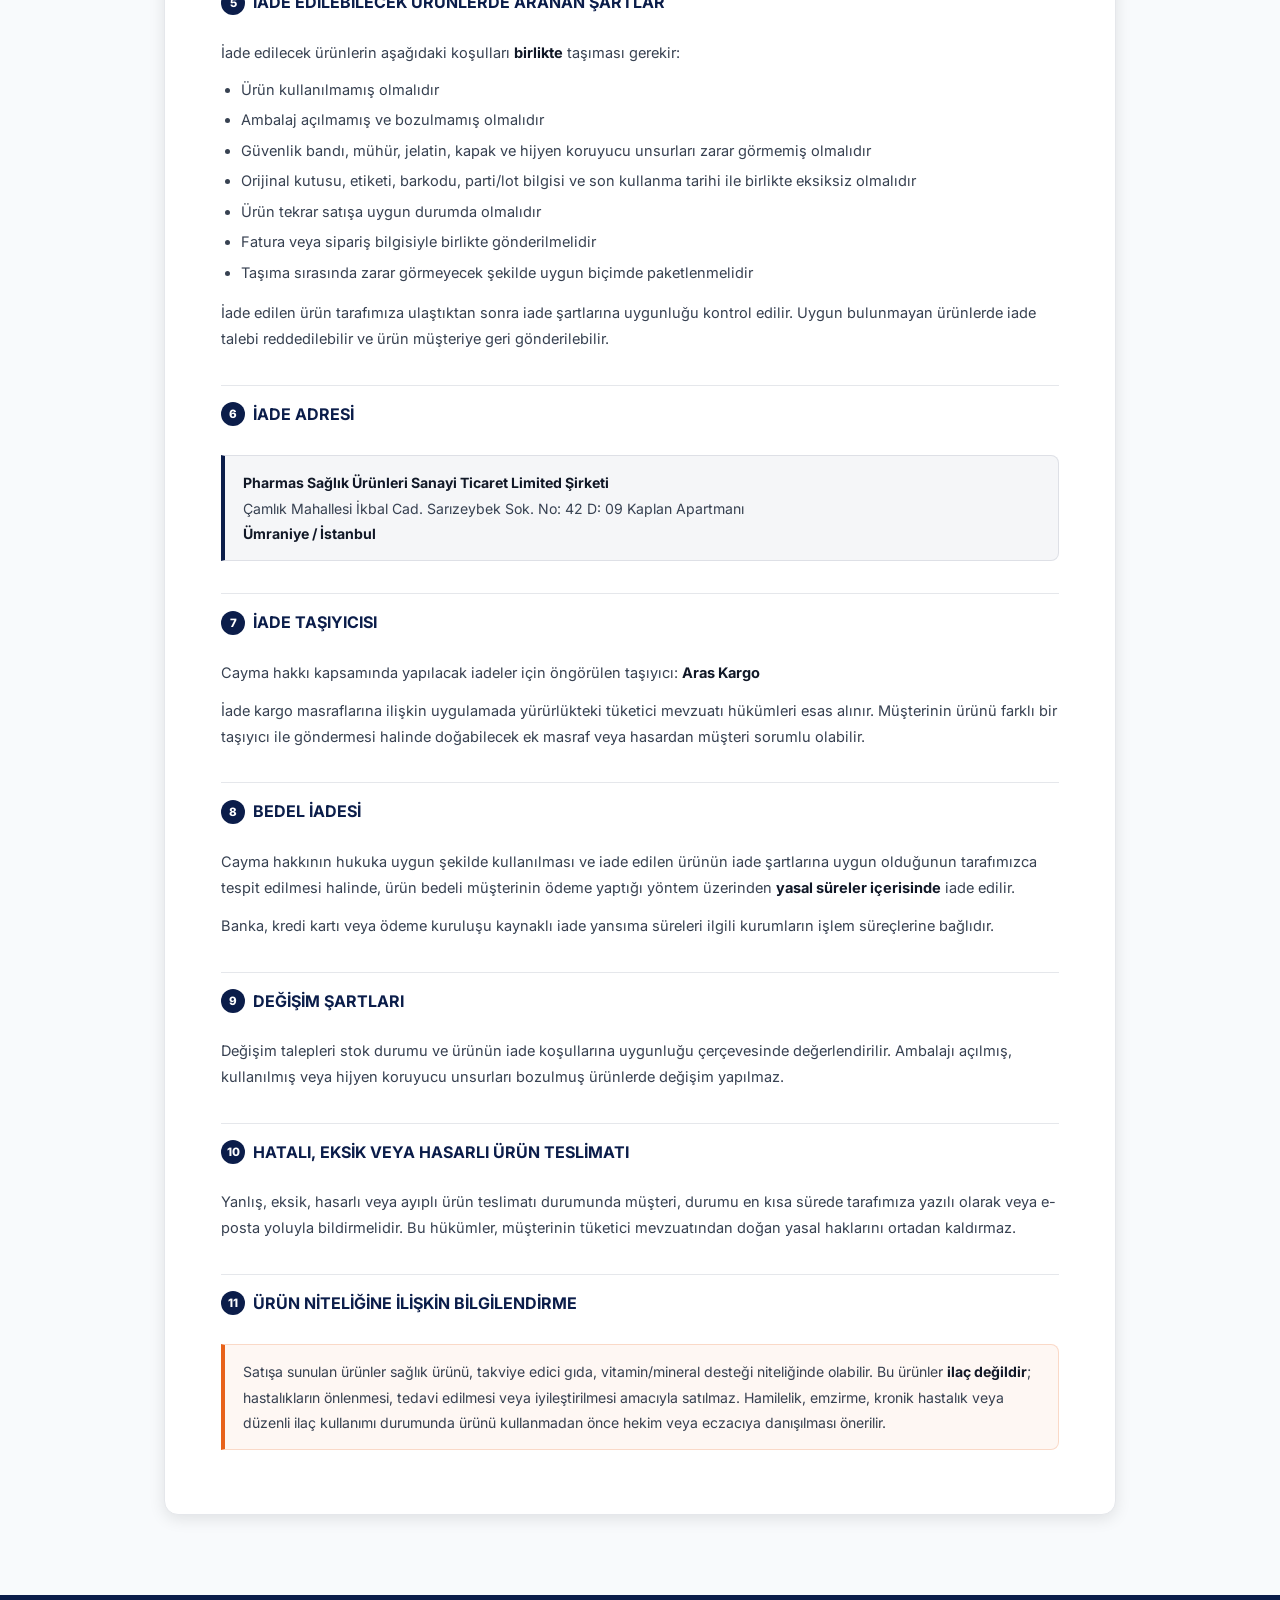
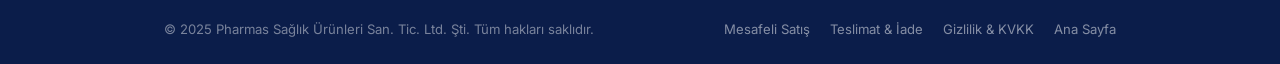
<file: teslimat-iade.html>
<!DOCTYPE html>
<html lang="tr">
<head>
  <meta charset="UTF-8" />
  <meta name="viewport" content="width=device-width, initial-scale=1.0" />
  <title>Teslimat ve İade Şartları | Pharmas Sağlık</title>
  <link rel="preconnect" href="https://fonts.googleapis.com" />
  <link rel="preconnect" href="https://fonts.gstatic.com" crossorigin />
  <link href="https://fonts.googleapis.com/css2?family=Inter:wght@300;400;500;600;700;800;900&display=swap" rel="stylesheet" />
  <link rel="stylesheet" href="https://cdnjs.cloudflare.com/ajax/libs/font-awesome/6.5.0/css/all.min.css" />
  <link rel="stylesheet" href="css/legal.css" />
</head>
<body>

  <header class="legal-header">
    <div class="container">
      <a href="index.html" class="legal-logo">
        <img src="images/logo.jpg" alt="Pharmas Sağlık" />
      </a>
      <a href="index.html" class="legal-back"><i class="fa-solid fa-arrow-left"></i> Ana Sayfaya Dön</a>
    </div>
  </header>

  <main class="legal-main">
    <div class="container">
      <div class="legal-card">

        <h1>Teslimat ve İade Şartları</h1>
        <div class="legal-meta">
          <span><i class="fa-solid fa-calendar"></i> Son güncelleme: Haziran 2025</span>
          <span><i class="fa-solid fa-building"></i> Pharmas Sağlık Ürünleri San. Tic. Ltd. Şti.</span>
        </div>

        <p>Pharmas Sağlık Ürünleri olarak müşteri memnuniyetini, ürün güvenliğini ve sağlık/hijyen standartlarını önemsiyoruz. Satın aldığınız ürünlerle ilgili teslimat, cayma ve iade süreçleri aşağıdaki şartlara göre yürütülür.</p>

        <h2><span class="h2-num">1</span> TESLİMAT SÜRECİ</h2>
        <p>Siparişler, ödeme işleminin başarıyla tamamlanması ve siparişin onaylanmasının ardından hazırlanır. Teslimat, müşterinin sipariş sırasında bildirdiği teslimat adresine yapılır.</p>
        <p>Müşteri, sipariş sırasında teslimat adresi, fatura adresi, telefon ve e-posta bilgilerinin doğru ve eksiksiz olduğunu kontrol etmekle yükümlüdür. Eksik veya hatalı adres bilgisinden kaynaklanan teslimat sorunlarından müşteri sorumlu olabilir.</p>
        <p>SATICI, sipariş konusu ürünü yasal süreler içerisinde ve her hâlükârda <strong>30 gün içinde</strong> teslim etmeyi taahhüt eder.</p>

        <h2><span class="h2-num">2</span> TESLİMAT SIRASINDA KONTROL</h2>
        <p>Müşteri, ürünü teslim alırken paketi kontrol etmelidir. Teslimat sırasında pakette ezilme, yırtılma, açılma, ıslanma veya hasar fark edilirse kargo görevlisi yanında <strong>hasar tespit tutanağı</strong> düzenletilmesi ve durumun en kısa sürede tarafımıza bildirilmesi önerilir.</p>

        <h2><span class="h2-num">3</span> CAYMA HAKKI</h2>
        <p>Müşteri, mesafeli satış kapsamında satın aldığı ürünlerde, ürünün teslim edildiği tarihten itibaren <strong>14 gün içinde</strong> cayma hakkını kullanabilir.</p>
        <p>Cayma bildirimi için e-posta: <strong>info@pharmashealth.com</strong></p>
        <div class="info-box">
          <p>Telefon yoluyla yapılan bildirimler ispat kolaylığı sağlamadığı için tek başına geçerli cayma bildirimi olarak kabul edilmeyebilir. Cayma talebinin değerlendirilebilmesi için bildirimin <strong>yazılı olarak veya e-posta yoluyla</strong> iletilmesi gerekir.</p>
        </div>

        <h2><span class="h2-num">4</span> SAĞLIK VE HİJYEN NEDENİYLE İADE ALINAMAYACAK ÜRÜNLER</h2>
        <div class="warn-box">
          <p>Satışa sunulan ürünler sağlık ürünü / takviye edici gıda niteliğinde olabileceğinden, sağlık ve hijyen koşulları gereği bazı ürünlerde cayma hakkı kullanılamaz.</p>
        </div>
        <p>Aşağıdaki ürünlerde <strong>iade kabul edilmez:</strong></p>
        <ul>
          <li>Ambalajı açılmış ürünler</li>
          <li>Güvenlik bandı açılmış ürünler</li>
          <li>Koruyucu mührü açılmış veya bozulmuş ürünler</li>
          <li>Jelatini çıkarılmış veya zarar görmüş ürünler</li>
          <li>Kapağı açılmış ürünler</li>
          <li>Hijyen koruyucu unsurları açılmış veya zarar görmüş ürünler</li>
          <li>Kullanılmış ürünler</li>
          <li>Tekrar satışa uygunluğunu kaybetmiş ürünler</li>
          <li>Sağlık ve hijyen açısından yeniden satışa sunulması uygun olmayan ürünler</li>
        </ul>

        <h2><span class="h2-num">5</span> İADE EDİLEBİLECEK ÜRÜNLERDE ARANAN ŞARTLAR</h2>
        <p>İade edilecek ürünlerin aşağıdaki koşulları <strong>birlikte</strong> taşıması gerekir:</p>
        <ul>
          <li>Ürün kullanılmamış olmalıdır</li>
          <li>Ambalaj açılmamış ve bozulmamış olmalıdır</li>
          <li>Güvenlik bandı, mühür, jelatin, kapak ve hijyen koruyucu unsurları zarar görmemiş olmalıdır</li>
          <li>Orijinal kutusu, etiketi, barkodu, parti/lot bilgisi ve son kullanma tarihi ile birlikte eksiksiz olmalıdır</li>
          <li>Ürün tekrar satışa uygun durumda olmalıdır</li>
          <li>Fatura veya sipariş bilgisiyle birlikte gönderilmelidir</li>
          <li>Taşıma sırasında zarar görmeyecek şekilde uygun biçimde paketlenmelidir</li>
        </ul>
        <p>İade edilen ürün tarafımıza ulaştıktan sonra iade şartlarına uygunluğu kontrol edilir. Uygun bulunmayan ürünlerde iade talebi reddedilebilir ve ürün müşteriye geri gönderilebilir.</p>

        <h2><span class="h2-num">6</span> İADE ADRESİ</h2>
        <div class="info-box">
          <p><strong>Pharmas Sağlık Ürünleri Sanayi Ticaret Limited Şirketi</strong><br />
          Çamlık Mahallesi İkbal Cad. Sarızeybek Sok. No: 42 D: 09 Kaplan Apartmanı<br />
          <strong>Ümraniye / İstanbul</strong></p>
        </div>

        <h2><span class="h2-num">7</span> İADE TAŞIYICISI</h2>
        <p>Cayma hakkı kapsamında yapılacak iadeler için öngörülen taşıyıcı: <strong>Aras Kargo</strong></p>
        <p>İade kargo masraflarına ilişkin uygulamada yürürlükteki tüketici mevzuatı hükümleri esas alınır. Müşterinin ürünü farklı bir taşıyıcı ile göndermesi halinde doğabilecek ek masraf veya hasardan müşteri sorumlu olabilir.</p>

        <h2><span class="h2-num">8</span> BEDEL İADESİ</h2>
        <p>Cayma hakkının hukuka uygun şekilde kullanılması ve iade edilen ürünün iade şartlarına uygun olduğunun tarafımızca tespit edilmesi halinde, ürün bedeli müşterinin ödeme yaptığı yöntem üzerinden <strong>yasal süreler içerisinde</strong> iade edilir.</p>
        <p>Banka, kredi kartı veya ödeme kuruluşu kaynaklı iade yansıma süreleri ilgili kurumların işlem süreçlerine bağlıdır.</p>

        <h2><span class="h2-num">9</span> DEĞİŞİM ŞARTLARI</h2>
        <p>Değişim talepleri stok durumu ve ürünün iade koşullarına uygunluğu çerçevesinde değerlendirilir. Ambalajı açılmış, kullanılmış veya hijyen koruyucu unsurları bozulmuş ürünlerde değişim yapılmaz.</p>

        <h2><span class="h2-num">10</span> HATALI, EKSİK VEYA HASARLI ÜRÜN TESLİMATI</h2>
        <p>Yanlış, eksik, hasarlı veya ayıplı ürün teslimatı durumunda müşteri, durumu en kısa sürede tarafımıza yazılı olarak veya e-posta yoluyla bildirmelidir. Bu hükümler, müşterinin tüketici mevzuatından doğan yasal haklarını ortadan kaldırmaz.</p>

        <h2><span class="h2-num">11</span> ÜRÜN NİTELİĞİNE İLİŞKİN BİLGİLENDİRME</h2>
        <div class="warn-box">
          <p>Satışa sunulan ürünler sağlık ürünü, takviye edici gıda, vitamin/mineral desteği niteliğinde olabilir. Bu ürünler <strong>ilaç değildir</strong>; hastalıkların önlenmesi, tedavi edilmesi veya iyileştirilmesi amacıyla satılmaz. Hamilelik, emzirme, kronik hastalık veya düzenli ilaç kullanımı durumunda ürünü kullanmadan önce hekim veya eczacıya danışılması önerilir.</p>
        </div>

      </div>
    </div>
  </main>

  <footer class="legal-footer">
    <div class="container">
      <p>&copy; 2025 Pharmas Sağlık Ürünleri San. Tic. Ltd. Şti. Tüm hakları saklıdır.</p>
      <div class="legal-footer-links">
        <a href="mesafeli-satis-sozlesmesi.html">Mesafeli Satış</a>
        <a href="teslimat-iade.html">Teslimat &amp; İade</a>
        <a href="gizlilik-kvkk.html">Gizlilik &amp; KVKK</a>
        <a href="index.html">Ana Sayfa</a>
      </div>
    </div>
  </footer>

</body>
</html>
</file>
<file: css/legal.css>
/* ============================================================
   LEGAL PAGES — legal.css
   ============================================================ */
:root {
  --primary: #0B1D4A; --primary-light: #152966;
  --secondary: #E8621A; --accent: #3DAA70; --accent-dark: #2d8a58;
  --text-dark: #111827; --text-mid: #374151; --text-light: #6B7280;
  --bg-light: #f8fafc; --white: #ffffff; --border: #E5E7EB;
  --shadow-sm: 0 1px 3px rgba(0,0,0,0.08); --shadow-md: 0 4px 16px rgba(0,0,0,0.10);
  --radius-sm: 8px; --radius-md: 14px; --font: 'Inter', sans-serif;
}
*, *::before, *::after { box-sizing: border-box; margin: 0; padding: 0; }
html { scroll-behavior: smooth; }
body { font-family: var(--font); color: var(--text-dark); background: var(--bg-light); line-height: 1.6; }
img { max-width: 100%; display: block; }
a { text-decoration: none; color: inherit; }

.container { max-width: 1000px; margin: 0 auto; padding: 0 24px; }

/* Header */
.legal-header {
  background: var(--primary);
  position: sticky; top: 0; z-index: 100;
  box-shadow: 0 2px 12px rgba(0,0,0,0.15);
}
.legal-header .container {
  display: flex; align-items: center; justify-content: space-between; height: 88px;
}
.legal-logo { display: flex; align-items: center; }
.legal-logo img { height: 80px; width: auto; background: white; border-radius: 8px; padding: 6px 14px; }
.legal-back {
  color: rgba(255,255,255,0.75); font-size: 0.88rem; font-weight: 500;
  display: flex; align-items: center; gap: 6px;
  padding: 7px 16px; border-radius: 8px; border: 1px solid rgba(255,255,255,0.15);
  transition: all 0.2s;
}
.legal-back:hover { color: #6EE6A9; border-color: rgba(61,170,112,0.4); }

/* Main */
.legal-main { padding: 48px 0 80px; min-height: calc(100vh - 64px - 72px); }

.legal-card {
  background: var(--white);
  border-radius: var(--radius-md);
  padding: 48px 56px;
  box-shadow: var(--shadow-md);
  border: 1px solid var(--border);
}

.legal-card h1 {
  font-size: 1.7rem; font-weight: 800; color: var(--primary);
  margin-bottom: 6px; line-height: 1.2;
}

.legal-meta {
  font-size: 0.8rem; color: var(--text-light); margin-bottom: 32px;
  padding-bottom: 24px; border-bottom: 2px solid var(--border);
  display: flex; gap: 20px; flex-wrap: wrap;
}
.legal-meta span { display: flex; align-items: center; gap: 5px; }
.legal-meta i { color: var(--accent); }

.legal-card h2 {
  font-size: 1rem; font-weight: 700; color: var(--primary);
  margin: 32px 0 12px; padding: 16px 0 12px;
  border-top: 1px solid var(--border);
  display: flex; align-items: center; gap: 8px;
}
.legal-card h2:first-of-type { border-top: none; padding-top: 0; margin-top: 0; }
.legal-card h2 .h2-num {
  background: var(--primary); color: white;
  width: 24px; height: 24px; border-radius: 50%;
  display: flex; align-items: center; justify-content: center;
  font-size: 0.72rem; font-weight: 800; flex-shrink: 0;
}

.legal-card h3 {
  font-size: 0.92rem; font-weight: 700; color: var(--text-dark);
  margin: 18px 0 8px;
}

.legal-card p {
  font-size: 0.91rem; color: var(--text-mid); line-height: 1.8; margin-bottom: 12px;
}

.legal-card ul, .legal-card ol {
  margin: 8px 0 14px 20px;
}
.legal-card li {
  font-size: 0.91rem; color: var(--text-mid); line-height: 1.75; margin-bottom: 5px;
}
.legal-card strong { color: var(--text-dark); }

.info-box {
  background: rgba(11,29,74,0.04); border: 1px solid rgba(11,29,74,0.1);
  border-left: 4px solid var(--primary); border-radius: 0 8px 8px 0;
  padding: 14px 18px; margin: 16px 0;
}
.info-box p { margin: 0; font-size: 0.88rem; }

.warn-box {
  background: rgba(232,98,26,0.05); border: 1px solid rgba(232,98,26,0.2);
  border-left: 4px solid var(--secondary); border-radius: 0 8px 8px 0;
  padding: 14px 18px; margin: 16px 0;
}
.warn-box p { margin: 0; font-size: 0.88rem; }

.legal-table {
  width: 100%; border-collapse: collapse; margin: 16px 0; font-size: 0.88rem;
}
.legal-table th {
  background: var(--primary); color: white; padding: 10px 16px;
  text-align: left; font-weight: 600;
}
.legal-table td { padding: 10px 16px; border-bottom: 1px solid var(--border); color: var(--text-mid); }
.legal-table tr:last-child td { border-bottom: none; }
.legal-table tr:nth-child(even) td { background: var(--bg-light); }

/* Footer */
.legal-footer {
  background: var(--primary); padding: 24px 0; text-align: center;
}
.legal-footer .container { display: flex; align-items: center; justify-content: space-between; flex-wrap: wrap; gap: 12px; }
.legal-footer p { font-size: 0.82rem; color: rgba(255,255,255,0.45); }
.legal-footer-links { display: flex; gap: 20px; }
.legal-footer-links a { font-size: 0.82rem; color: rgba(255,255,255,0.5); transition: color 0.2s; }
.legal-footer-links a:hover { color: #6EE6A9; }

@media (max-width: 768px) {
  .legal-card { padding: 24px 20px; }
  .legal-card h1 { font-size: 1.3rem; }
  .legal-footer .container { flex-direction: column; text-align: center; }
}
</file>
